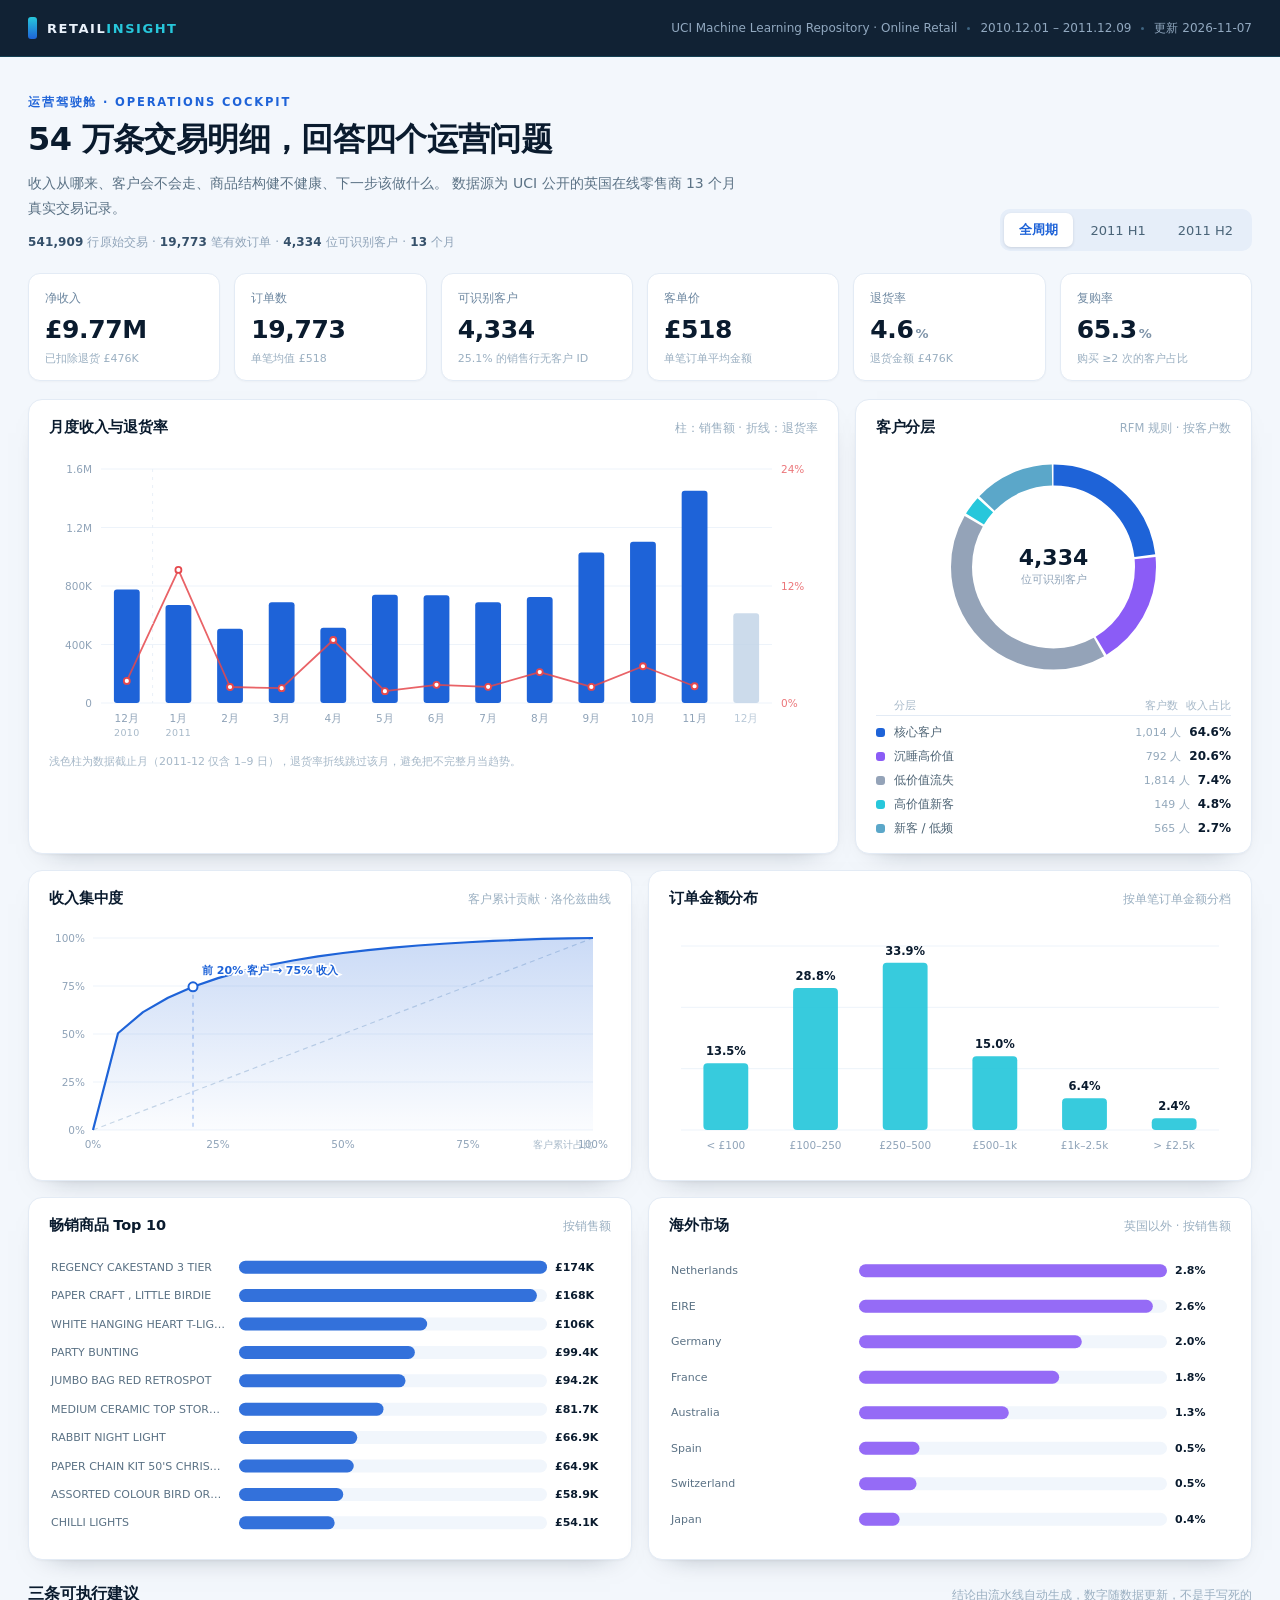
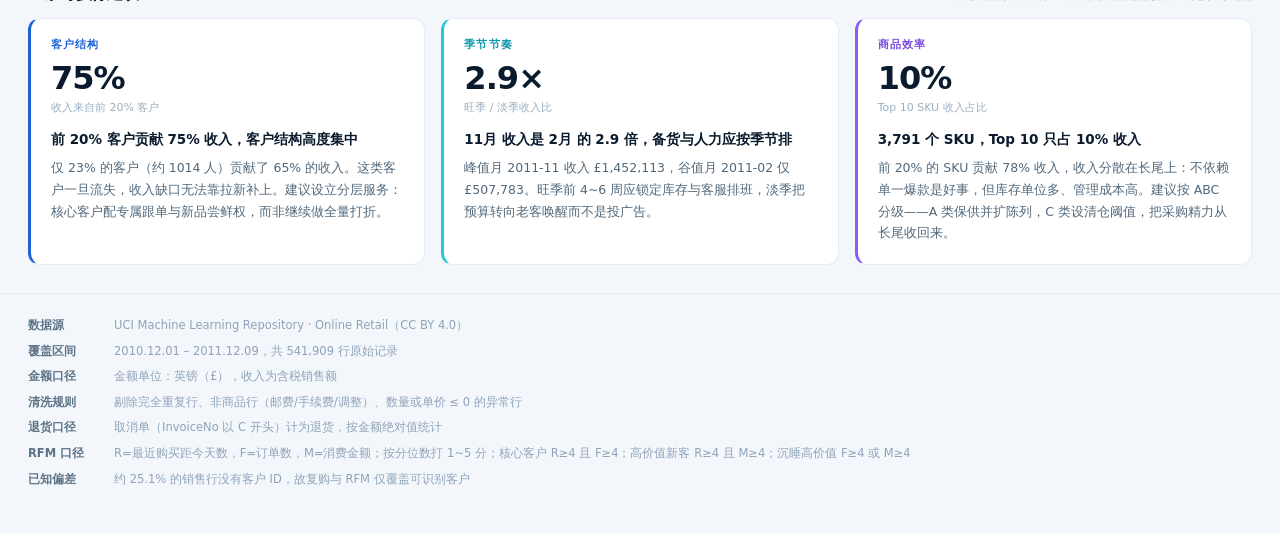
<file: index.html>
<!DOCTYPE html>
<html lang="zh-CN">
<head>
<meta charset="utf-8" />
<title>Retail Insight · 电商交易洞察看板</title>
<meta http-equiv="refresh" content="0; url=dashboard/index.html" />
<link rel="canonical" href="dashboard/index.html" />
<style>
  body {
    margin: 0; height: 100vh; display: grid; place-items: center;
    background: #F3F7FC; color: #0A1B2E;
    font-family: "Segoe UI", "Microsoft YaHei", system-ui, sans-serif;
  }
  a { color: #1E63D8; }
</style>
</head>
<body>
  <p>正在打开看板… 如果没有自动跳转，<a href="dashboard/index.html">点这里</a>。</p>
</body>
</html>
</file>
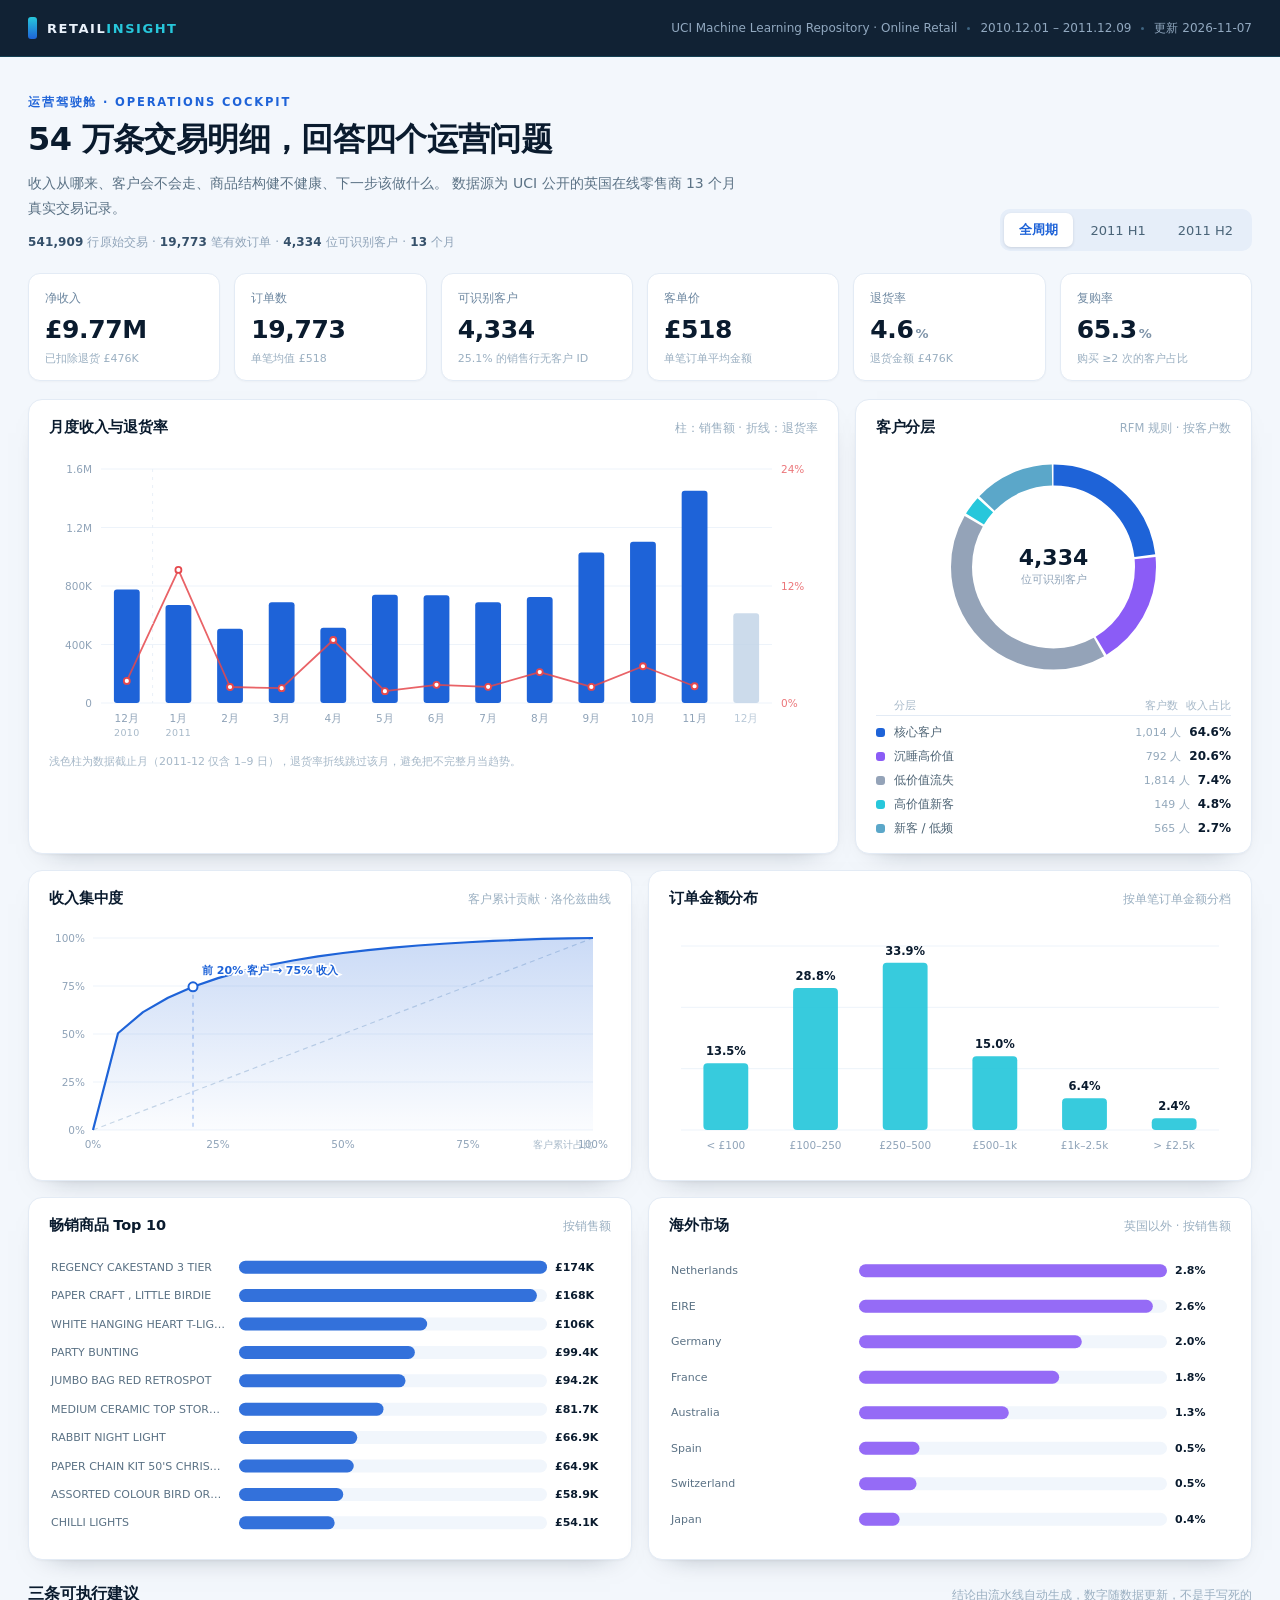
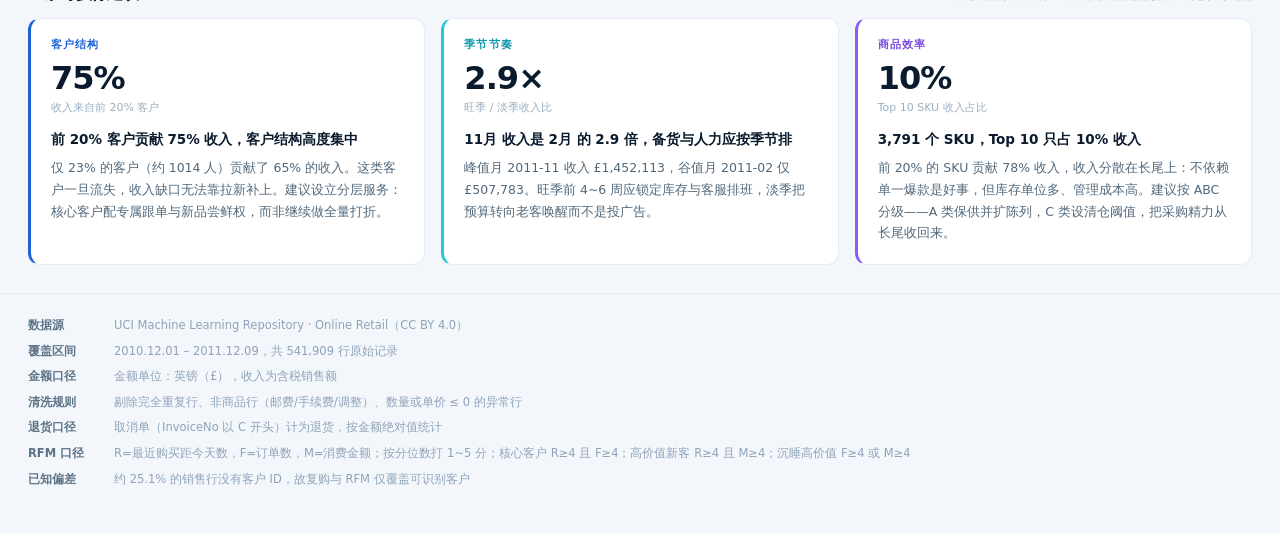
<file: dashboard/index.html>
<!DOCTYPE html>
<html lang="zh-CN">
<head>
<meta charset="utf-8" />
<meta name="viewport" content="width=device-width, initial-scale=1" />
<title>Retail Insight · 电商交易洞察看板</title>
<meta name="description" content="基于 54 万条真实交易数据的电商运营看板：收入结构、客户分层、商品效率。" />
<link rel="stylesheet" href="styles.css" />
</head>
<body>

<header class="topbar">
  <div class="topbar-in">
    <div class="brand">
      <span class="mark"></span>
      <span>RETAIL<b>INSIGHT</b></span>
    </div>
    <div class="topbar-meta">
      <span id="meta-source">UCI Online Retail</span>
      <span class="dot"></span>
      <span id="meta-range">—</span>
      <span class="dot"></span>
      <span>更新 <span id="meta-date">—</span></span>
    </div>
  </div>
</header>

<main>
  <section class="hero">
    <div class="hero-text">
      <p class="eyebrow">运营驾驶舱 · OPERATIONS COCKPIT</p>
      <h1>54 万条交易明细，回答四个运营问题</h1>
      <p class="lede">
        收入从哪来、客户会不会走、商品结构健不健康、下一步该做什么。
        数据源为 UCI 公开的英国在线零售商 13 个月真实交易记录。
      </p>
      <p class="hero-facts" id="hero-facts"></p>
    </div>
    <div class="seg" id="period-switch" role="tablist" aria-label="统计周期"></div>
  </section>

  <section class="kpis" id="kpis"></section>

  <section class="grid">
    <article class="card span-8">
      <header class="card-h">
        <h2>月度收入与退货率</h2>
        <p class="sub">柱：销售额 · 折线：退货率</p>
      </header>
      <div class="chart tall" id="chart-trend"></div>
      <p class="chart-note" id="trend-note"></p>
    </article>

    <article class="card span-4">
      <header class="card-h">
        <h2>客户分层</h2>
        <p class="sub">RFM 规则 · 按客户数</p>
      </header>
      <div class="chart" id="chart-rfm"></div>
      <ul class="legend" id="legend-rfm"></ul>
    </article>

    <article class="card span-6">
      <header class="card-h">
        <h2>收入集中度</h2>
        <p class="sub">客户累计贡献 · 洛伦兹曲线</p>
      </header>
      <div class="chart" id="chart-lorenz"></div>
    </article>

    <article class="card span-6">
      <header class="card-h">
        <h2>订单金额分布</h2>
        <p class="sub">按单笔订单金额分档</p>
      </header>
      <div class="chart" id="chart-price"></div>
    </article>

    <article class="card span-6">
      <header class="card-h">
        <h2>畅销商品 Top 10</h2>
        <p class="sub">按销售额</p>
      </header>
      <div class="chart tall" id="chart-products"></div>
    </article>

    <article class="card span-6">
      <header class="card-h">
        <h2>海外市场</h2>
        <p class="sub">英国以外 · 按销售额</p>
      </header>
      <div class="chart tall" id="chart-countries"></div>
    </article>
  </section>

  <section class="insights">
    <div class="insights-head">
      <h2 class="section-title">三条可执行建议</h2>
      <p class="section-sub">结论由流水线自动生成，数字随数据更新，不是手写死的</p>
    </div>
    <div class="insight-grid" id="insights"></div>
  </section>

  <footer class="foot">
    <dl id="notes"></dl>
  </footer>
</main>

<div class="tip" id="tip"></div>

<script src="data.js"></script>
<script src="app.js"></script>
</body>
</html>
</file>
<file: dashboard/styles.css>
:root {
  --ink: #0A1B2E;
  --blue: #1E63D8;
  --cyan: #27C7DB;
  --bg: #F3F7FC;
  --card: #FFFFFF;
  --muted: #6E88A1;
  --line: #E3EBF5;
  --soft: #E6EEF9;
  --radius: 14px;
}

* { box-sizing: border-box; }

html, body { margin: 0; padding: 0; }

body {
  background: var(--bg);
  color: var(--ink);
  font-family: "Segoe UI", "Microsoft YaHei UI", "Microsoft YaHei", system-ui, -apple-system, sans-serif;
  -webkit-font-smoothing: antialiased;
  text-rendering: optimizeLegibility;
}

/* ---------------------------------------------------------------- 顶栏 */
.topbar {
  position: sticky;
  top: 0;
  z-index: 30;
  background: rgba(10, 27, 46, 0.97);
  backdrop-filter: saturate(140%) blur(8px);
  border-bottom: 1px solid rgba(39, 199, 219, 0.18);
}

.topbar-in {
  max-width: 1360px;
  margin: 0 auto;
  padding: 0 28px;
  height: 56px;
  display: flex;
  align-items: center;
  justify-content: space-between;
  gap: 18px;
}

.brand {
  display: flex;
  align-items: center;
  gap: 10px;
  color: #EAF2FB;
  font-size: 13px;
  font-weight: 600;
  letter-spacing: 0.12em;
}

.brand .mark {
  width: 9px;
  height: 22px;
  border-radius: 3px;
  background: linear-gradient(180deg, var(--cyan), var(--blue));
}

.brand b { color: var(--cyan); font-weight: 700; }

.topbar-meta {
  display: flex;
  align-items: center;
  gap: 10px;
  font-size: 12px;
  color: #92A9C0;
  white-space: nowrap;
}

.topbar-meta .dot {
  width: 3px;
  height: 3px;
  border-radius: 50%;
  background: #3F6480;
}

/* ---------------------------------------------------------------- Hero */
.hero {
  max-width: 1360px;
  margin: 0 auto;
  padding: 38px 28px 22px;
  display: flex;
  align-items: flex-end;
  justify-content: space-between;
  gap: 28px;
  flex-wrap: wrap;
}

.hero-text { max-width: 720px; }

.eyebrow {
  margin: 0 0 10px;
  font-size: 11.5px;
  font-weight: 700;
  letter-spacing: 0.16em;
  color: var(--blue);
}

h1 {
  margin: 0 0 12px;
  font-size: 32px;
  line-height: 1.22;
  letter-spacing: -0.02em;
  font-weight: 700;
}

.lede {
  margin: 0;
  font-size: 14px;
  line-height: 1.75;
  color: #5B7285;
}

.hero-facts {
  margin: 14px 0 0;
  font-size: 12px;
  color: #8FA3B8;
  letter-spacing: 0.01em;
}

.hero-facts b { color: #35506A; font-weight: 700; }

.seg {
  display: inline-flex;
  gap: 2px;
  padding: 4px;
  background: var(--soft);
  border-radius: 10px;
}

.seg button {
  border: 0;
  background: transparent;
  padding: 8px 15px;
  border-radius: 7px;
  font-family: inherit;
  font-size: 13px;
  color: #4A6478;
  cursor: pointer;
  transition: background 0.15s, color 0.15s;
}

.seg button:hover { color: var(--blue); }

.seg button.on {
  background: #fff;
  color: var(--blue);
  font-weight: 600;
  box-shadow: 0 1px 3px rgba(10, 27, 46, 0.13);
}

/* ---------------------------------------------------------------- KPI */
.kpis {
  max-width: 1360px;
  margin: 0 auto;
  padding: 0 28px;
  display: grid;
  grid-template-columns: repeat(6, 1fr);
  gap: 14px;
}

.kpi {
  background: var(--card);
  border: 1px solid var(--line);
  border-radius: 12px;
  padding: 16px 16px 14px;
  box-shadow: 0 1px 2px rgba(10, 27, 46, 0.03);
}

.kpi .k {
  font-size: 12px;
  color: var(--muted);
  margin-bottom: 9px;
}

.kpi .v {
  font-size: 25px;
  font-weight: 700;
  letter-spacing: -0.015em;
  font-variant-numeric: tabular-nums;
  line-height: 1.1;
}

.kpi .v small {
  font-size: 13px;
  font-weight: 600;
  color: #7E93A8;
  margin-left: 2px;
}

.kpi .s {
  margin-top: 7px;
  font-size: 11px;
  color: #9AAFC1;
}

/* ---------------------------------------------------------------- 卡片 */
.grid {
  max-width: 1360px;
  margin: 18px auto 0;
  padding: 0 28px;
  display: grid;
  grid-template-columns: repeat(12, 1fr);
  gap: 16px;
}

.card {
  background: var(--card);
  border: 1px solid var(--line);
  border-radius: var(--radius);
  padding: 18px 20px 16px;
  box-shadow: 0 1px 2px rgba(10, 27, 46, 0.03), 0 12px 28px -22px rgba(10, 27, 46, 0.5);
}

.span-8 { grid-column: span 8; }
.span-6 { grid-column: span 6; }
.span-4 { grid-column: span 4; }

.card-h {
  display: flex;
  align-items: baseline;
  justify-content: space-between;
  gap: 14px;
  margin-bottom: 12px;
}

.card-h h2 {
  margin: 0;
  font-size: 14.5px;
  font-weight: 700;
  letter-spacing: -0.01em;
}

.card-h .sub {
  margin: 0;
  font-size: 11.5px;
  color: #9AAFC1;
  white-space: nowrap;
}

.chart { width: 100%; height: 244px; position: relative; }
.chart.tall { height: 296px; }

.chart-note {
  margin: 8px 0 0;
  font-size: 11px;
  color: #A6B8C8;
  line-height: 1.6;
  min-height: 1em;
}

/* ---------------------------------------------------------------- 图例 */
.legend {
  list-style: none;
  margin: 6px 0 0;
  padding: 0;
  display: flex;
  flex-direction: column;
  gap: 7px;
}

.legend li {
  display: grid;
  grid-template-columns: 10px 1fr auto auto;
  align-items: center;
  gap: 8px;
  font-size: 12px;
  color: #4E6475;
}

.legend i {
  width: 9px;
  height: 9px;
  border-radius: 3px;
  display: block;
}

.legend .legend-head {
  font-size: 10.5px;
  color: #A6B8C8;
  padding-bottom: 2px;
  border-bottom: 1px solid var(--line);
  margin-bottom: 1px;
  letter-spacing: 0.02em;
}

.legend .legend-head i { background: transparent !important; }

.legend .n { white-space: nowrap; overflow: hidden; text-overflow: ellipsis; }
.legend .c { color: #93A8BB; font-variant-numeric: tabular-nums; font-size: 11px; }
.legend .p { color: var(--ink); font-weight: 700; font-variant-numeric: tabular-nums; }

/* ---------------------------------------------------------------- 建议 */
.insights {
  max-width: 1360px;
  margin: 24px auto 0;
  padding: 0 28px;
}

.insights-head {
  display: flex;
  align-items: baseline;
  justify-content: space-between;
  gap: 16px;
  margin-bottom: 13px;
}

.section-title { margin: 0; font-size: 16px; font-weight: 700; letter-spacing: -0.01em; }
.section-sub { margin: 0; font-size: 11.5px; color: #9AAFC1; }

.insight-grid {
  display: grid;
  grid-template-columns: repeat(3, 1fr);
  gap: 16px;
}

.insight {
  background: var(--card);
  border: 1px solid var(--line);
  border-left: 3px solid var(--blue);
  border-radius: 12px;
  padding: 18px 20px 20px;
}

.insight:nth-child(2) { border-left-color: var(--cyan); }
.insight:nth-child(3) { border-left-color: #8B5CF6; }

.insight .tag {
  font-size: 11px;
  font-weight: 700;
  letter-spacing: 0.1em;
  color: var(--blue);
}

.insight:nth-child(2) .tag { color: #1298AC; }
.insight:nth-child(3) .tag { color: #7C4DE0; }

.insight .metric {
  margin: 10px 0 0;
  font-size: 32px;
  font-weight: 800;
  letter-spacing: -0.03em;
  line-height: 1;
  font-variant-numeric: tabular-nums;
}

.insight .mlabel {
  margin: 6px 0 0;
  font-size: 11px;
  color: #9AAFC1;
}

.insight h3 {
  margin: 14px 0 8px;
  font-size: 13.5px;
  line-height: 1.5;
  font-weight: 700;
}

.insight p {
  margin: 0;
  font-size: 12.5px;
  line-height: 1.75;
  color: #52697C;
}

/* ---------------------------------------------------------------- 页脚 */
.foot {
  max-width: 1360px;
  margin: 28px auto 44px;
  padding: 22px 28px 0;
  border-top: 1px solid var(--line);
  font-size: 11.5px;
  color: #8FA3B8;
}

.foot dl {
  margin: 0;
  display: grid;
  grid-template-columns: 74px 1fr;
  gap: 6px 12px;
  line-height: 1.7;
}

.foot dt { color: #5B7285; font-weight: 600; }
.foot dd { margin: 0; }

/* ---------------------------------------------------------------- 提示 */
.tip {
  position: fixed;
  z-index: 99;
  pointer-events: none;
  opacity: 0;
  transform: translate(-50%, -100%);
  margin-top: -10px;
  background: #0A1B2E;
  color: #fff;
  font-size: 12px;
  line-height: 1.65;
  padding: 9px 12px;
  border-radius: 9px;
  box-shadow: 0 10px 24px -8px rgba(10, 27, 46, 0.6);
  transition: opacity 0.12s;
  max-width: 280px;
  white-space: nowrap;
}

.tip b { color: var(--cyan); font-weight: 700; }
.tip .t-dim { color: #9FB3C8; }

svg { display: block; overflow: visible; }
svg text { font-family: inherit; }

@media (max-width: 1180px) {
  .kpis { grid-template-columns: repeat(3, 1fr); }
  .span-8, .span-6, .span-4 { grid-column: span 12; }
  .insight-grid { grid-template-columns: 1fr; }
}

@media (max-width: 680px) {
  h1 { font-size: 25px; }
  .kpis { grid-template-columns: repeat(2, 1fr); }
  .hero { padding-top: 26px; }
  .topbar-meta span:not(:first-child) { display: none; }
}
</file>
